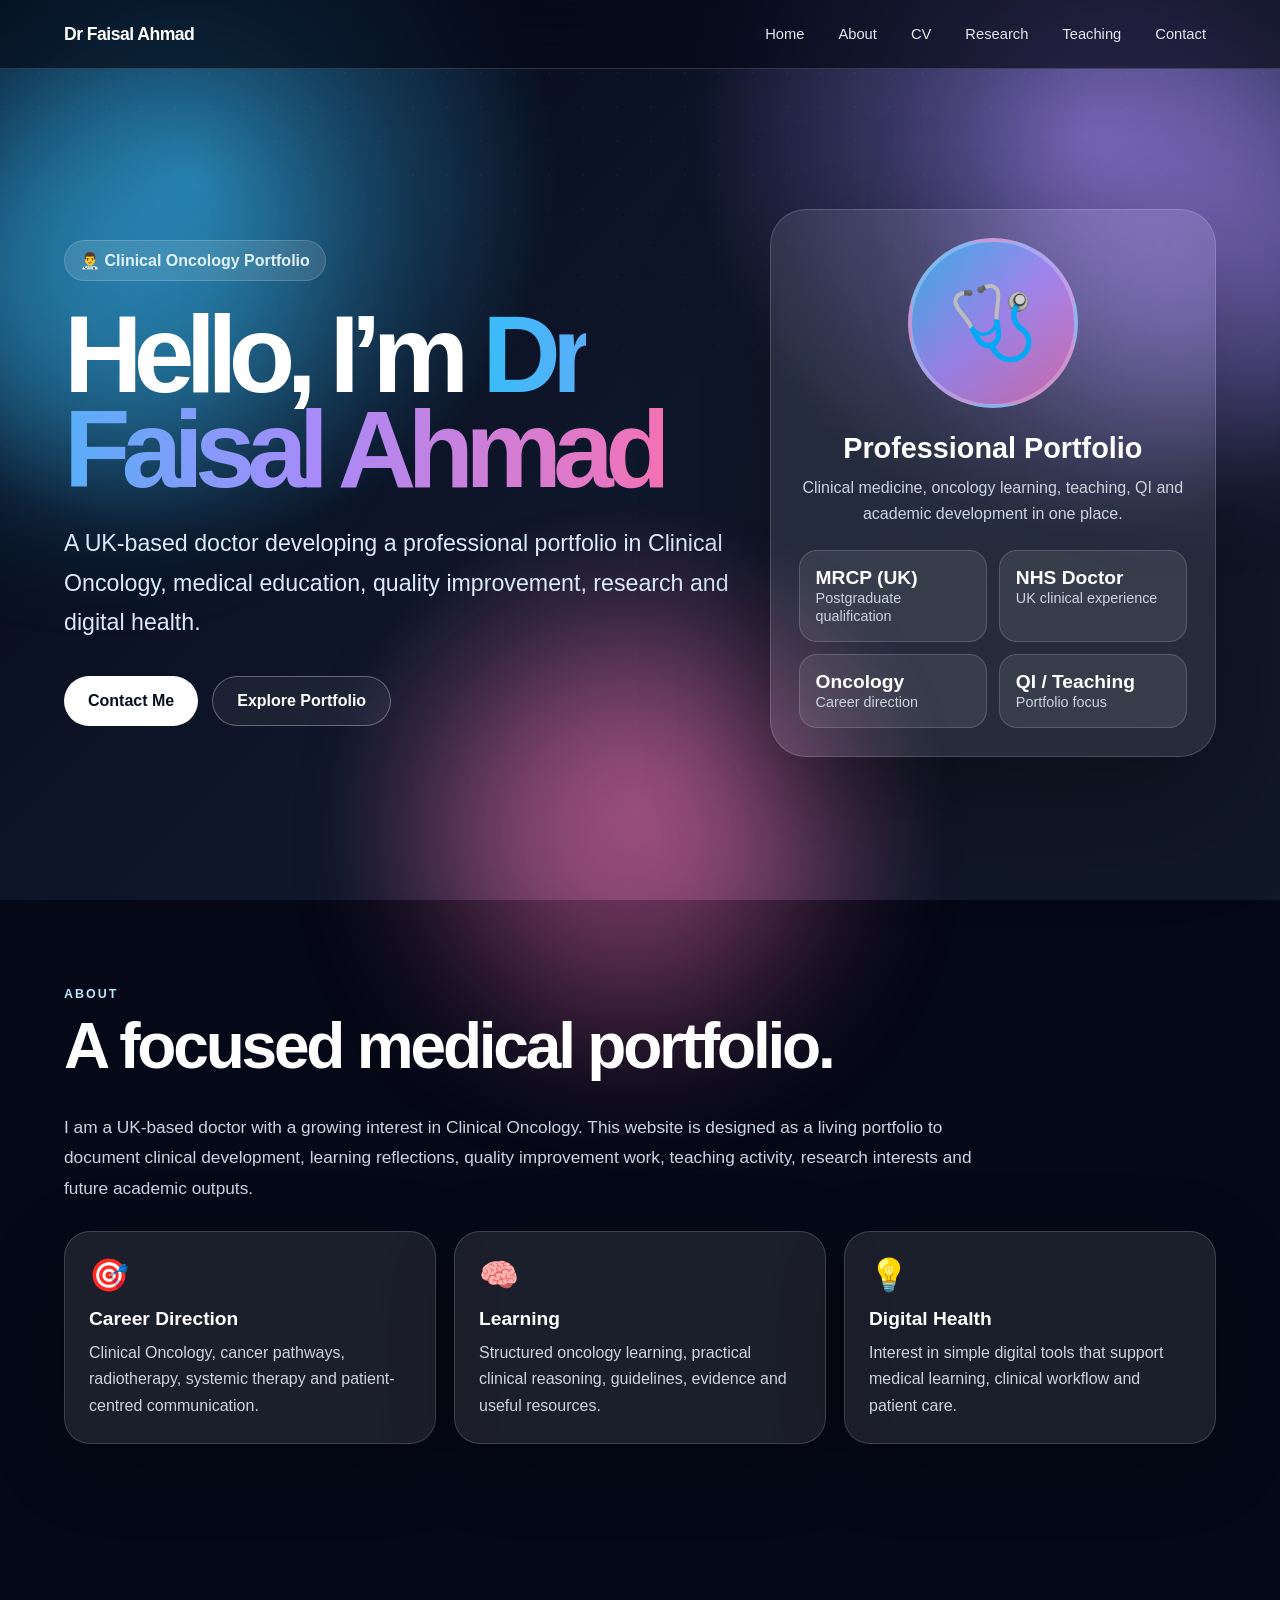
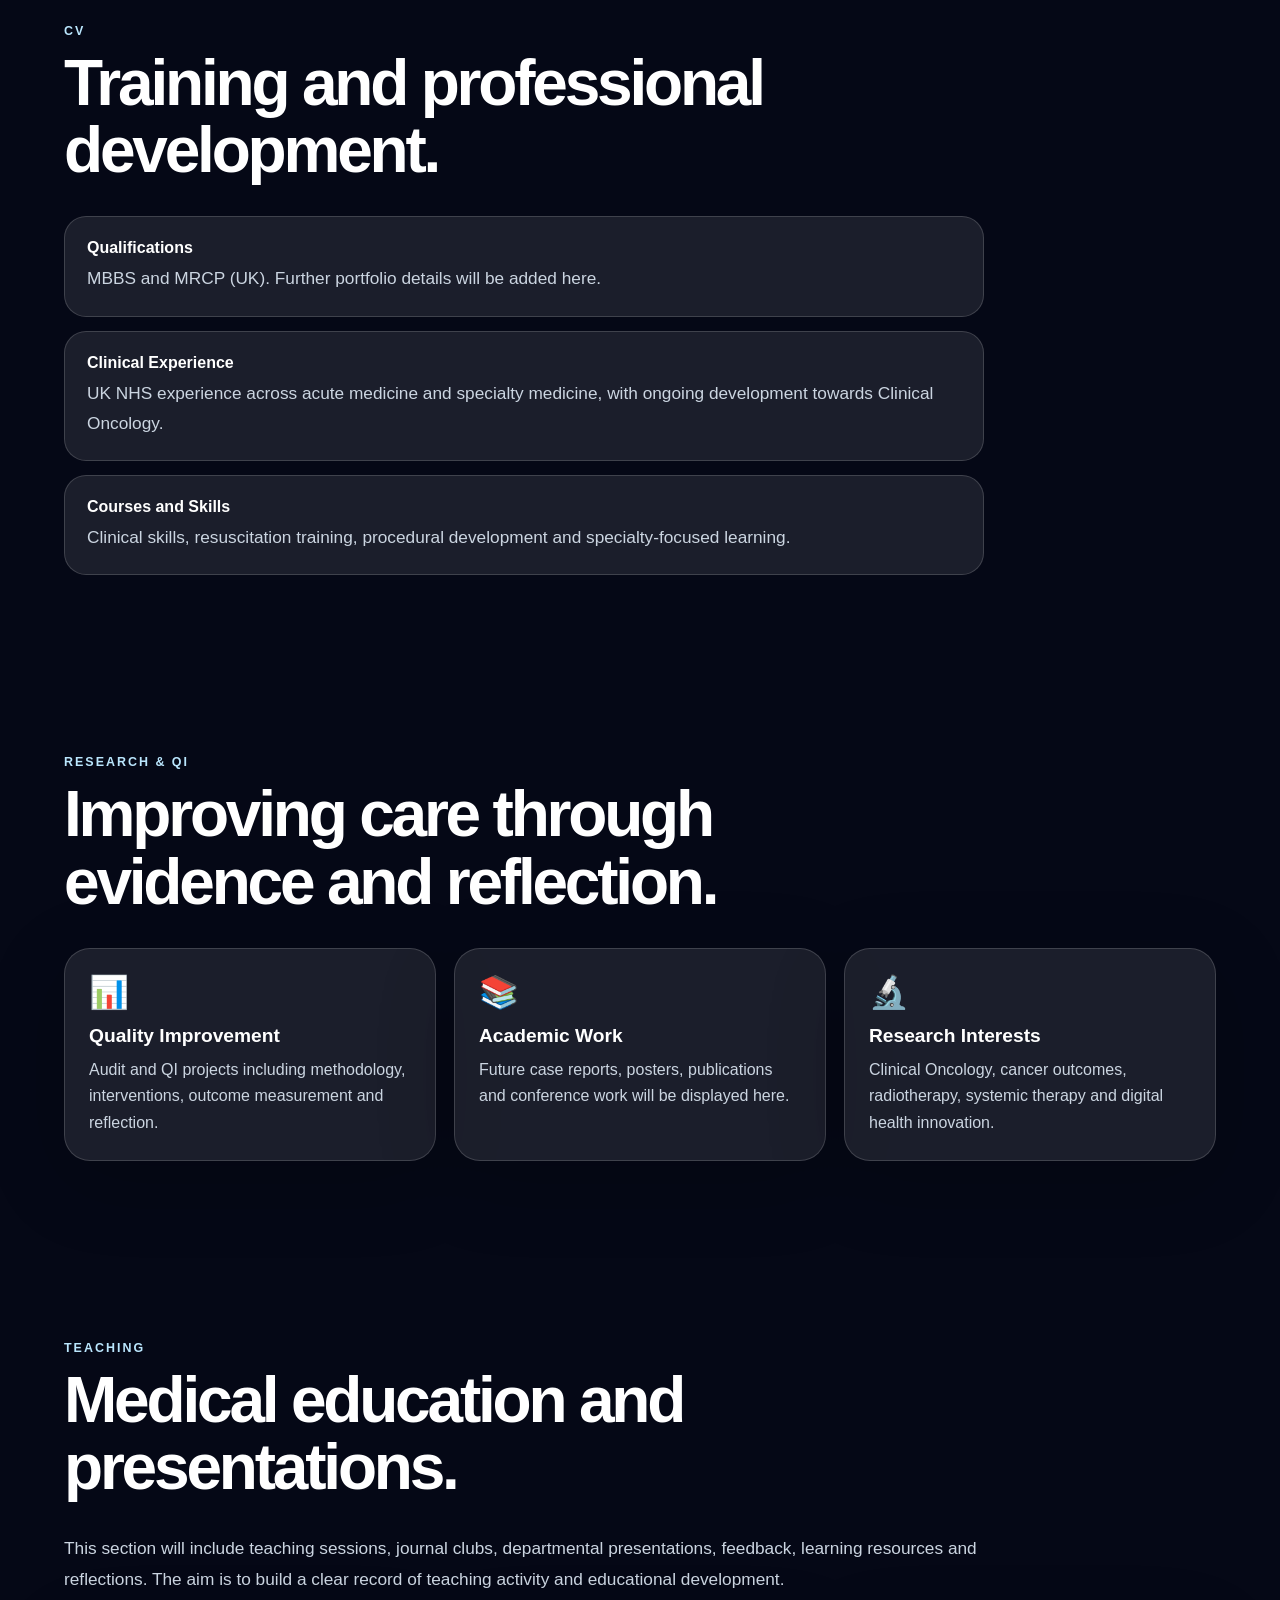
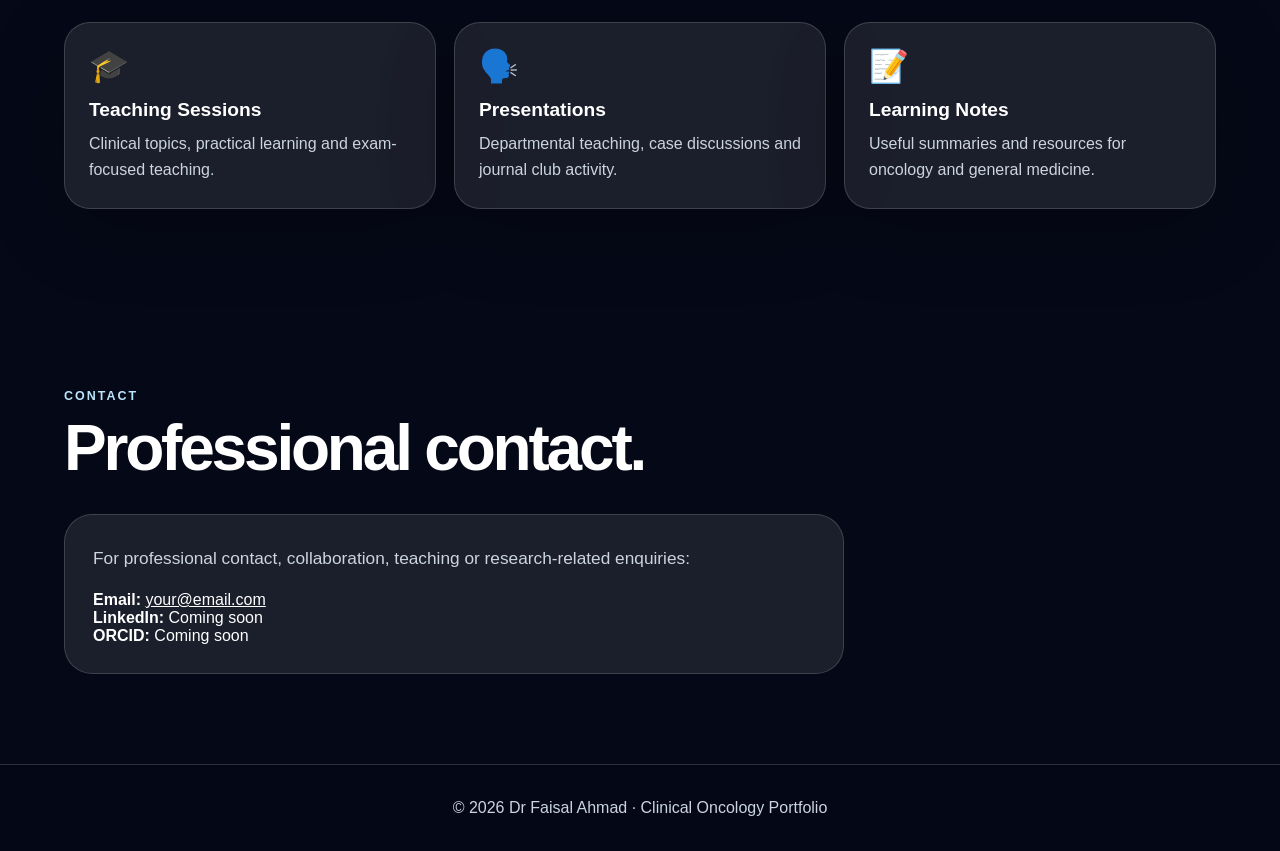
<file: index.html>
<!DOCTYPE html>
<html lang="en">
<head>
<meta charset="UTF-8">
<meta name="viewport" content="width=device-width, initial-scale=1.0">
<title>Dr Faisal Ahmad | Clinical Oncology Portfolio</title>
<meta name="description" content="Professional portfolio of Dr Faisal Ahmad - Clinical Oncology, teaching, quality improvement and research.">

<style>
:root{
  --bg:#050816;
  --panel:rgba(255,255,255,.09);
  --panel2:rgba(255,255,255,.14);
  --text:#ffffff;
  --muted:#cbd5e1;
  --blue:#38bdf8;
  --purple:#a78bfa;
  --pink:#f472b6;
  --green:#34d399;
  --border:rgba(255,255,255,.16);
}
*{margin:0;padding:0;box-sizing:border-box}
html{scroll-behavior:smooth}
body{
  font-family:Inter,Arial,sans-serif;
  background:var(--bg);
  color:var(--text);
  overflow-x:hidden;
}
body:before{
  content:"";
  position:fixed;
  inset:0;
  z-index:-3;
  background:
    radial-gradient(circle at 15% 20%,rgba(56,189,248,.55),transparent 28%),
    radial-gradient(circle at 85% 15%,rgba(167,139,250,.55),transparent 30%),
    radial-gradient(circle at 50% 90%,rgba(244,114,182,.30),transparent 30%),
    linear-gradient(135deg,#020617,#0f172a,#111827);
}
body:after{
  content:"";
  position:fixed;
  inset:-80px;
  z-index:-2;
  background:
    radial-gradient(circle,rgba(255,255,255,.14) 1px,transparent 1px);
  background-size:34px 34px;
  mask-image:linear-gradient(to bottom,rgba(0,0,0,.28),transparent 75%);
}
.glow{
  position:fixed;
  width:360px;height:360px;border-radius:50%;
  filter:blur(80px);
  opacity:.45;
  z-index:-1;
  animation:float 12s ease-in-out infinite alternate;
}
.g1{background:var(--blue);left:-80px;top:120px}
.g2{background:var(--purple);right:-100px;top:60px;animation-delay:2s}
.g3{background:var(--pink);left:35%;bottom:-120px;animation-delay:4s}
@keyframes float{from{transform:translateY(0) scale(1)}to{transform:translateY(60px) scale(1.12)}}

header{
  position:sticky;
  top:0;
  z-index:20;
  display:flex;
  justify-content:space-between;
  align-items:center;
  gap:18px;
  padding:18px clamp(18px,5vw,72px);
  background:rgba(5,8,22,.66);
  backdrop-filter:blur(18px);
  border-bottom:1px solid var(--border);
}
.logo{
  color:white;
  text-decoration:none;
  font-weight:900;
  letter-spacing:-.03em;
  font-size:1.1rem;
}
nav{display:flex;gap:14px;flex-wrap:wrap}
nav a{
  color:#e5e7eb;
  text-decoration:none;
  font-size:.92rem;
  padding:8px 10px;
  border-radius:999px;
}
nav a:hover{background:rgba(255,255,255,.1);color:white}

section{padding:90px clamp(18px,5vw,72px)}
.hero{
  min-height:92vh;
  display:grid;
  grid-template-columns:1.2fr .8fr;
  align-items:center;
  gap:36px;
}
.badge{
  display:inline-flex;
  gap:8px;
  align-items:center;
  padding:10px 15px;
  border-radius:999px;
  background:rgba(255,255,255,.12);
  border:1px solid var(--border);
  color:#e0f2fe;
  font-weight:800;
  margin-bottom:26px;
}
h1{
  font-size:clamp(3.2rem,8.5vw,7.4rem);
  line-height:.88;
  letter-spacing:-.08em;
  margin-bottom:26px;
}
.gradient{
  background:linear-gradient(90deg,var(--blue),var(--purple),var(--pink));
  -webkit-background-clip:text;
  background-clip:text;
  color:transparent;
}
.lead{
  max-width:780px;
  font-size:clamp(1.1rem,2.3vw,1.45rem);
  line-height:1.7;
  color:#dbeafe;
}
.actions{display:flex;gap:14px;flex-wrap:wrap;margin-top:34px}
.button{
  display:inline-flex;
  align-items:center;
  justify-content:center;
  text-decoration:none;
  padding:15px 24px;
  border-radius:999px;
  font-weight:900;
}
.primary{background:white;color:#06111f}
.secondary{color:white;border:1px solid rgba(255,255,255,.32);background:rgba(255,255,255,.06)}

.profile{
  background:var(--panel);
  border:1px solid var(--border);
  border-radius:36px;
  padding:28px;
  box-shadow:0 40px 120px rgba(0,0,0,.4);
}
.avatar{
  width:170px;height:170px;border-radius:50%;
  margin:0 auto 24px;
  display:flex;align-items:center;justify-content:center;
  font-size:4.5rem;
  background:linear-gradient(135deg,rgba(56,189,248,.85),rgba(167,139,250,.85),rgba(244,114,182,.75));
  border:4px solid rgba(255,255,255,.25);
}
.profile h2{text-align:center;font-size:1.8rem;margin-bottom:10px}
.profile p{text-align:center;color:var(--muted);line-height:1.6}
.stats{
  display:grid;
  grid-template-columns:repeat(2,1fr);
  gap:12px;
  margin-top:24px;
}
.stat{
  padding:16px;
  border-radius:18px;
  background:rgba(255,255,255,.08);
  border:1px solid var(--border);
}
.stat strong{display:block;font-size:1.2rem}
.stat span{color:var(--muted);font-size:.9rem}

.heading{max-width:850px;margin-bottom:32px}
.kicker{color:#bae6fd;font-weight:900;text-transform:uppercase;letter-spacing:.16em;font-size:.78rem;margin-bottom:12px}
h2.section-title{font-size:clamp(2.1rem,5vw,4rem);letter-spacing:-.05em;line-height:1.05}
.text{color:var(--muted);font-size:1.08rem;line-height:1.75;max-width:930px}
.grid{
  display:grid;
  grid-template-columns:repeat(3,1fr);
  gap:18px;
  margin-top:28px;
}
.card{
  background:var(--panel);
  border:1px solid var(--border);
  border-radius:26px;
  padding:24px;
  box-shadow:0 20px 80px rgba(0,0,0,.2);
}
.card .icon{font-size:2rem;margin-bottom:14px}
.card h3{font-size:1.2rem;margin-bottom:10px}
.card p,.card li{color:var(--muted);line-height:1.65}
.card ul{padding-left:18px;margin-top:10px}
.timeline{
  display:grid;
  gap:14px;
  margin-top:28px;
  max-width:920px;
}
.item{
  padding:22px;
  background:var(--panel);
  border:1px solid var(--border);
  border-radius:22px;
}
.item strong{display:block;margin-bottom:6px}
.contact-box{
  max-width:780px;
  background:var(--panel);
  border:1px solid var(--border);
  border-radius:28px;
  padding:28px;
}
.contact-box a{color:white}
footer{
  padding:34px 18px;
  text-align:center;
  color:#cbd5e1;
  border-top:1px solid var(--border);
  background:rgba(5,8,22,.55);
}
@media(max-width:850px){
  header{align-items:flex-start;flex-direction:column}
  nav{gap:6px}
  nav a{font-size:.84rem;padding:7px 8px}
  .hero{grid-template-columns:1fr;min-height:auto;padding-top:60px}
  .grid{grid-template-columns:1fr}
  .stats{grid-template-columns:1fr}
  section{padding-top:70px;padding-bottom:70px}
}
</style>
</head>

<body>
<div class="glow g1"></div>
<div class="glow g2"></div>
<div class="glow g3"></div>

<header>
  <a class="logo" href="#home">Dr Faisal Ahmad</a>
  <nav>
    <a href="#home">Home</a>
    <a href="#about">About</a>
    <a href="#cv">CV</a>
    <a href="#research">Research</a>
    <a href="#teaching">Teaching</a>
    <a href="#contact">Contact</a>
  </nav>
</header>

<section id="home" class="hero">
  <div>
    <div class="badge">👨‍⚕️ Clinical Oncology Portfolio</div>
    <h1>Hello, I’m <span class="gradient">Dr Faisal Ahmad</span></h1>
    <p class="lead">A UK-based doctor developing a professional portfolio in Clinical Oncology, medical education, quality improvement, research and digital health.</p>
    <div class="actions">
      <a class="button primary" href="#contact">Contact Me</a>
      <a class="button secondary" href="#about">Explore Portfolio</a>
    </div>
  </div>

  <aside class="profile">
    <div class="avatar">🩺</div>
    <h2>Professional Portfolio</h2>
    <p>Clinical medicine, oncology learning, teaching, QI and academic development in one place.</p>
    <div class="stats">
      <div class="stat"><strong>MRCP (UK)</strong><span>Postgraduate qualification</span></div>
      <div class="stat"><strong>NHS Doctor</strong><span>UK clinical experience</span></div>
      <div class="stat"><strong>Oncology</strong><span>Career direction</span></div>
      <div class="stat"><strong>QI / Teaching</strong><span>Portfolio focus</span></div>
    </div>
  </aside>
</section>

<section id="about">
  <div class="heading">
    <div class="kicker">About</div>
    <h2 class="section-title">A focused medical portfolio.</h2>
  </div>
  <p class="text">I am a UK-based doctor with a growing interest in Clinical Oncology. This website is designed as a living portfolio to document clinical development, learning reflections, quality improvement work, teaching activity, research interests and future academic outputs.</p>

  <div class="grid">
    <div class="card"><div class="icon">🎯</div><h3>Career Direction</h3><p>Clinical Oncology, cancer pathways, radiotherapy, systemic therapy and patient-centred communication.</p></div>
    <div class="card"><div class="icon">🧠</div><h3>Learning</h3><p>Structured oncology learning, practical clinical reasoning, guidelines, evidence and useful resources.</p></div>
    <div class="card"><div class="icon">💡</div><h3>Digital Health</h3><p>Interest in simple digital tools that support medical learning, clinical workflow and patient care.</p></div>
  </div>
</section>

<section id="cv">
  <div class="heading">
    <div class="kicker">CV</div>
    <h2 class="section-title">Training and professional development.</h2>
  </div>
  <div class="timeline">
    <div class="item"><strong>Qualifications</strong><p class="text">MBBS and MRCP (UK). Further portfolio details will be added here.</p></div>
    <div class="item"><strong>Clinical Experience</strong><p class="text">UK NHS experience across acute medicine and specialty medicine, with ongoing development towards Clinical Oncology.</p></div>
    <div class="item"><strong>Courses and Skills</strong><p class="text">Clinical skills, resuscitation training, procedural development and specialty-focused learning.</p></div>
  </div>
</section>

<section id="research">
  <div class="heading">
    <div class="kicker">Research & QI</div>
    <h2 class="section-title">Improving care through evidence and reflection.</h2>
  </div>
  <div class="grid">
    <div class="card"><div class="icon">📊</div><h3>Quality Improvement</h3><p>Audit and QI projects including methodology, interventions, outcome measurement and reflection.</p></div>
    <div class="card"><div class="icon">📚</div><h3>Academic Work</h3><p>Future case reports, posters, publications and conference work will be displayed here.</p></div>
    <div class="card"><div class="icon">🔬</div><h3>Research Interests</h3><p>Clinical Oncology, cancer outcomes, radiotherapy, systemic therapy and digital health innovation.</p></div>
  </div>
</section>

<section id="teaching">
  <div class="heading">
    <div class="kicker">Teaching</div>
    <h2 class="section-title">Medical education and presentations.</h2>
  </div>
  <p class="text">This section will include teaching sessions, journal clubs, departmental presentations, feedback, learning resources and reflections. The aim is to build a clear record of teaching activity and educational development.</p>
  <div class="grid">
    <div class="card"><div class="icon">🎓</div><h3>Teaching Sessions</h3><p>Clinical topics, practical learning and exam-focused teaching.</p></div>
    <div class="card"><div class="icon">🗣️</div><h3>Presentations</h3><p>Departmental teaching, case discussions and journal club activity.</p></div>
    <div class="card"><div class="icon">📝</div><h3>Learning Notes</h3><p>Useful summaries and resources for oncology and general medicine.</p></div>
  </div>
</section>

<section id="contact">
  <div class="heading">
    <div class="kicker">Contact</div>
    <h2 class="section-title">Professional contact.</h2>
  </div>
  <div class="contact-box">
    <p class="text">For professional contact, collaboration, teaching or research-related enquiries:</p>
    <br>
    <p><strong>Email:</strong> <a href="mailto:your@email.com">your@email.com</a></p>
    <p><strong>LinkedIn:</strong> Coming soon</p>
    <p><strong>ORCID:</strong> Coming soon</p>
  </div>
</section>

<footer>
  © 2026 Dr Faisal Ahmad · Clinical Oncology Portfolio
</footer>

</body>
</html>
</file>
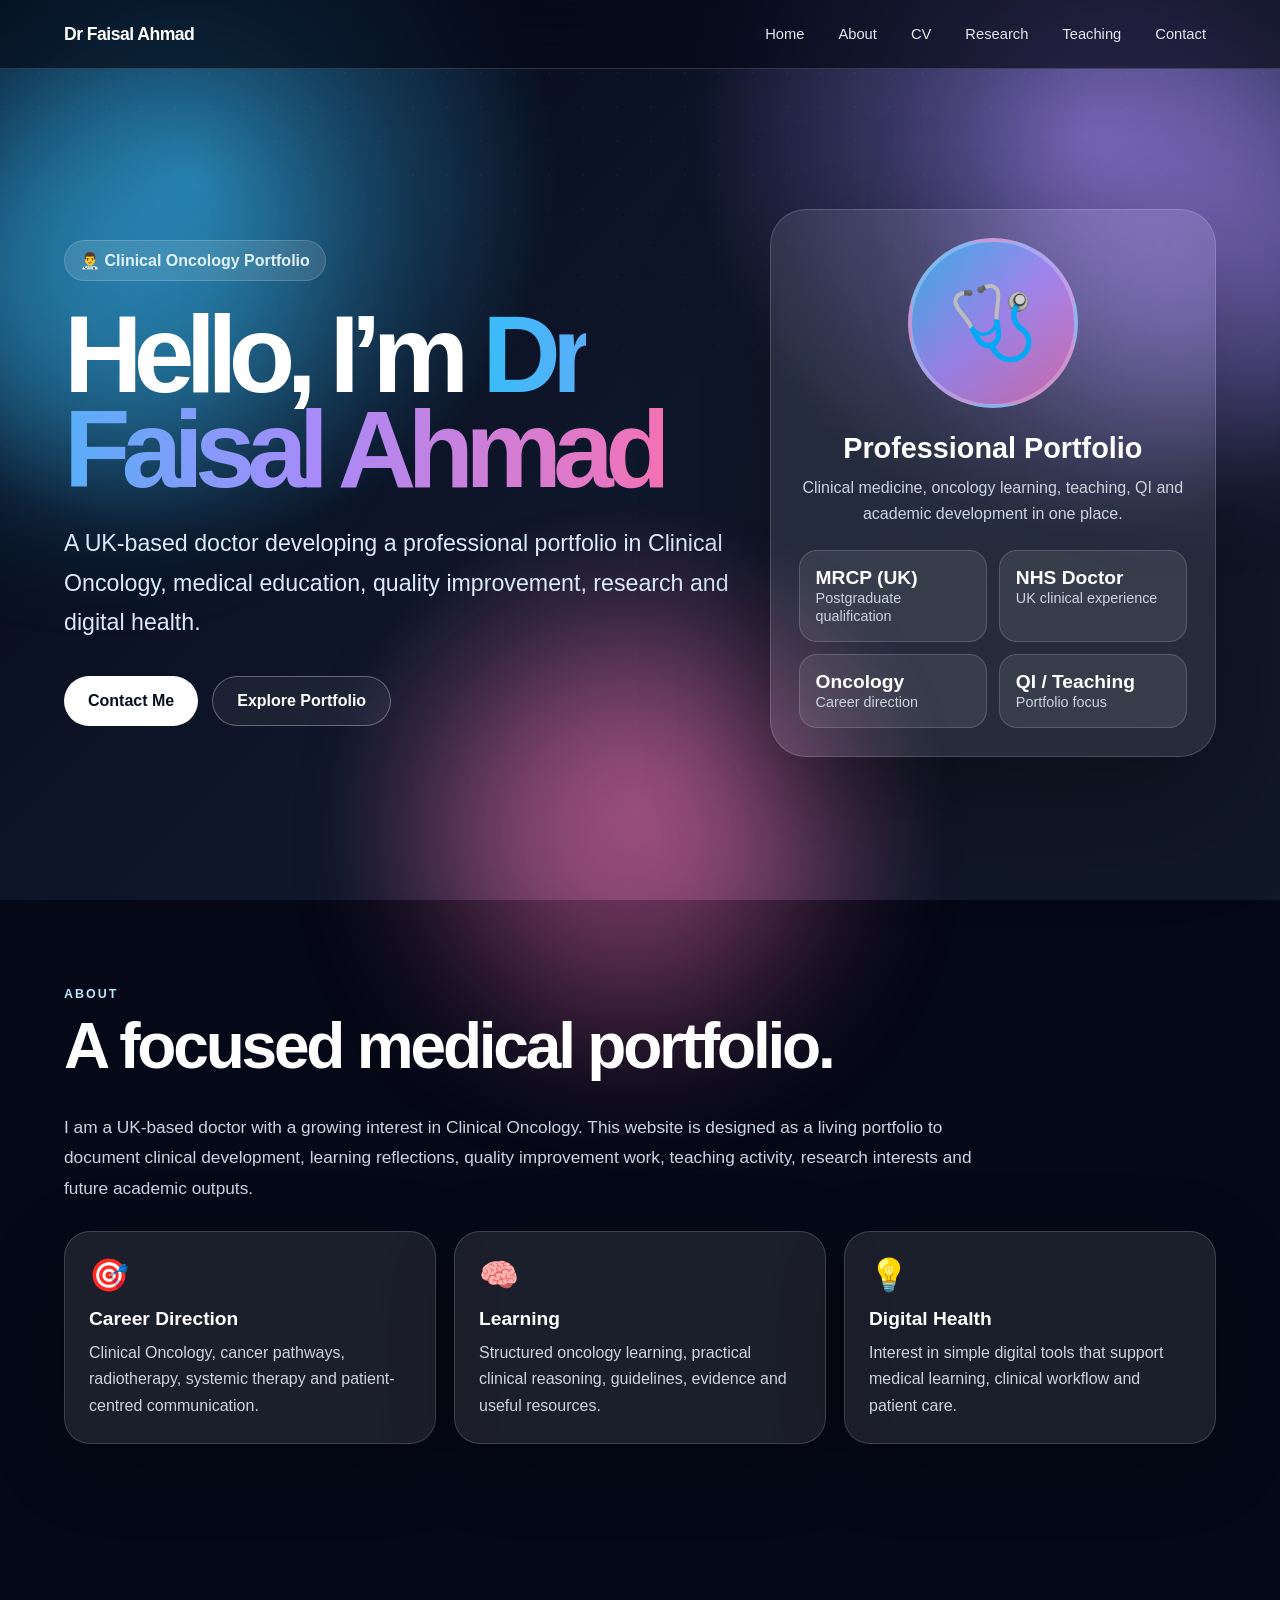
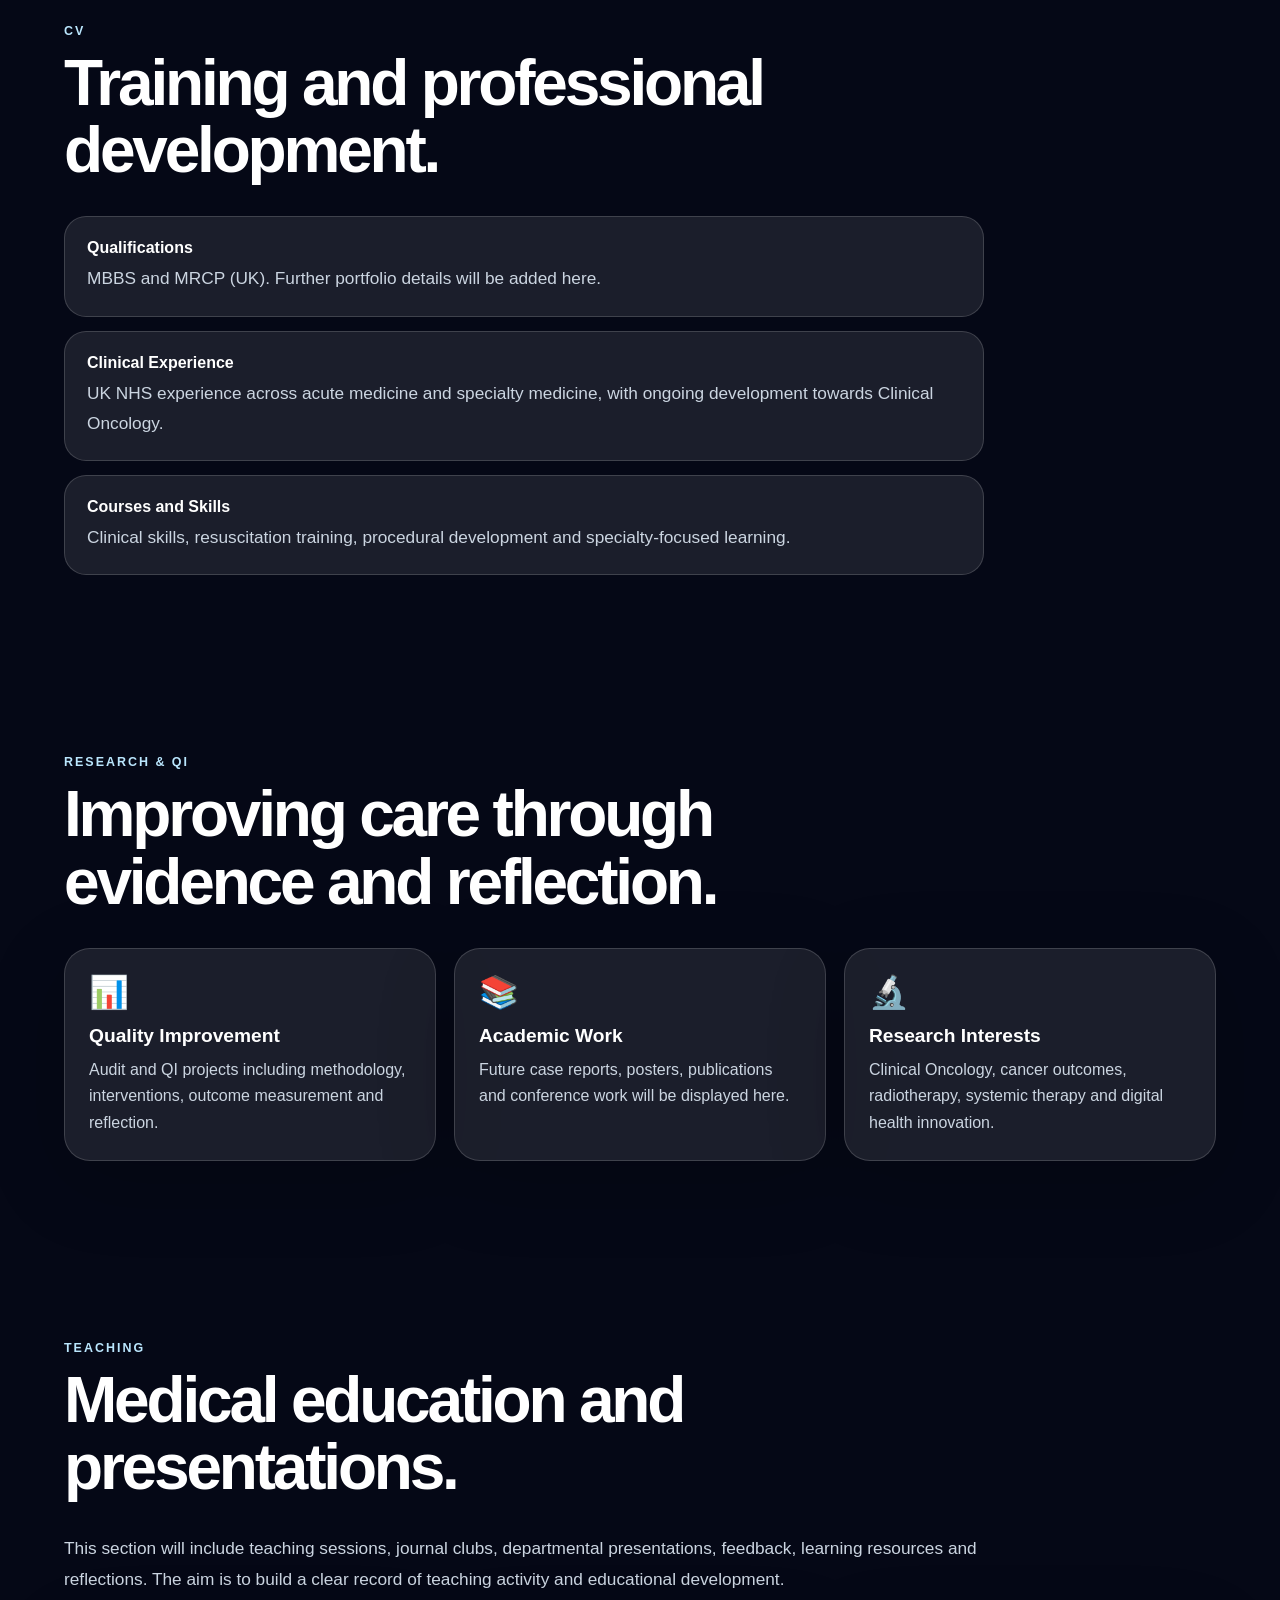
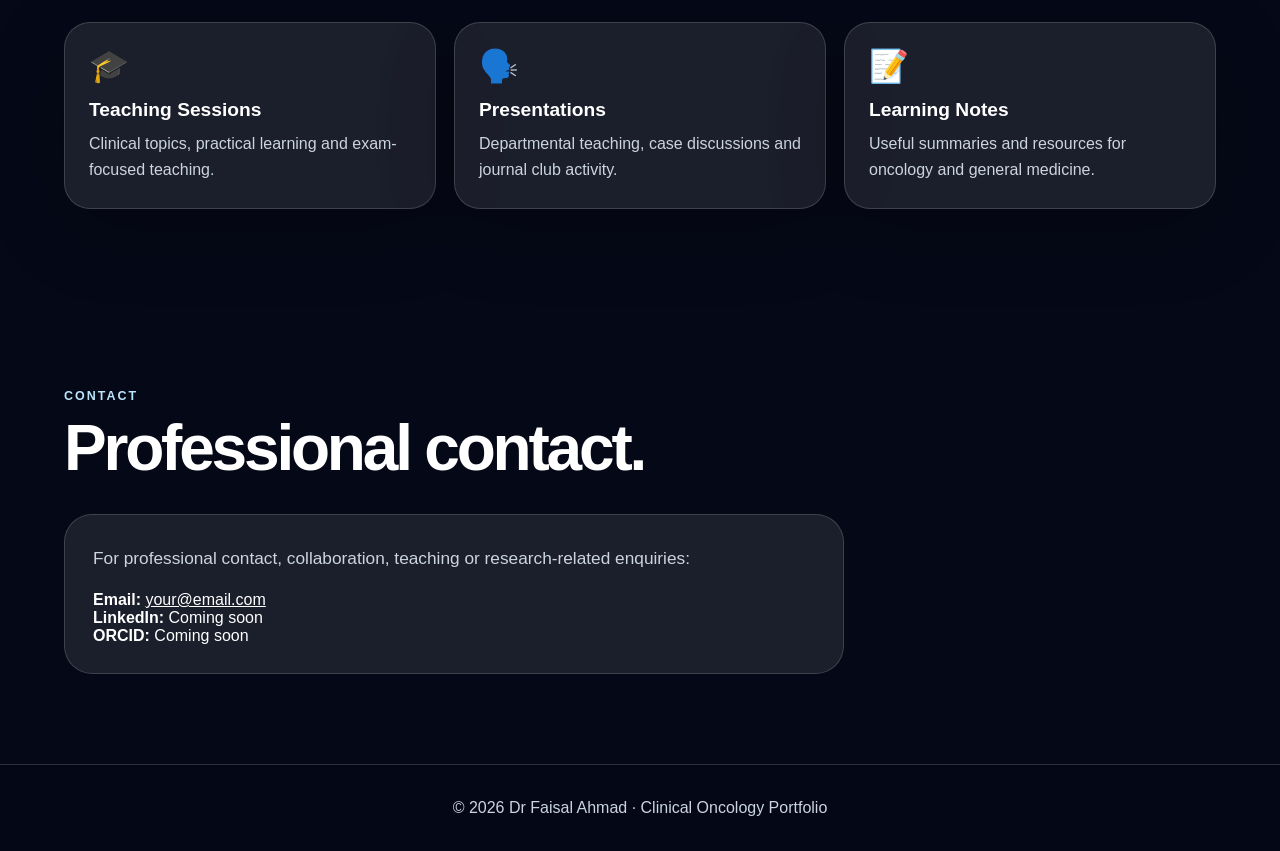
<file: index_premium.html>
<!DOCTYPE html>
<html lang="en">
<head>
<meta charset="UTF-8">
<meta name="viewport" content="width=device-width, initial-scale=1.0">
<title>Dr Faisal Ahmad | Clinical Oncology Portfolio</title>
<meta name="description" content="Professional portfolio of Dr Faisal Ahmad - Clinical Oncology, teaching, quality improvement and research.">

<style>
:root{
  --bg:#050816;
  --panel:rgba(255,255,255,.09);
  --panel2:rgba(255,255,255,.14);
  --text:#ffffff;
  --muted:#cbd5e1;
  --blue:#38bdf8;
  --purple:#a78bfa;
  --pink:#f472b6;
  --green:#34d399;
  --border:rgba(255,255,255,.16);
}
*{margin:0;padding:0;box-sizing:border-box}
html{scroll-behavior:smooth}
body{
  font-family:Inter,Arial,sans-serif;
  background:var(--bg);
  color:var(--text);
  overflow-x:hidden;
}
body:before{
  content:"";
  position:fixed;
  inset:0;
  z-index:-3;
  background:
    radial-gradient(circle at 15% 20%,rgba(56,189,248,.55),transparent 28%),
    radial-gradient(circle at 85% 15%,rgba(167,139,250,.55),transparent 30%),
    radial-gradient(circle at 50% 90%,rgba(244,114,182,.30),transparent 30%),
    linear-gradient(135deg,#020617,#0f172a,#111827);
}
body:after{
  content:"";
  position:fixed;
  inset:-80px;
  z-index:-2;
  background:
    radial-gradient(circle,rgba(255,255,255,.14) 1px,transparent 1px);
  background-size:34px 34px;
  mask-image:linear-gradient(to bottom,rgba(0,0,0,.28),transparent 75%);
}
.glow{
  position:fixed;
  width:360px;height:360px;border-radius:50%;
  filter:blur(80px);
  opacity:.45;
  z-index:-1;
  animation:float 12s ease-in-out infinite alternate;
}
.g1{background:var(--blue);left:-80px;top:120px}
.g2{background:var(--purple);right:-100px;top:60px;animation-delay:2s}
.g3{background:var(--pink);left:35%;bottom:-120px;animation-delay:4s}
@keyframes float{from{transform:translateY(0) scale(1)}to{transform:translateY(60px) scale(1.12)}}

header{
  position:sticky;
  top:0;
  z-index:20;
  display:flex;
  justify-content:space-between;
  align-items:center;
  gap:18px;
  padding:18px clamp(18px,5vw,72px);
  background:rgba(5,8,22,.66);
  backdrop-filter:blur(18px);
  border-bottom:1px solid var(--border);
}
.logo{
  color:white;
  text-decoration:none;
  font-weight:900;
  letter-spacing:-.03em;
  font-size:1.1rem;
}
nav{display:flex;gap:14px;flex-wrap:wrap}
nav a{
  color:#e5e7eb;
  text-decoration:none;
  font-size:.92rem;
  padding:8px 10px;
  border-radius:999px;
}
nav a:hover{background:rgba(255,255,255,.1);color:white}

section{padding:90px clamp(18px,5vw,72px)}
.hero{
  min-height:92vh;
  display:grid;
  grid-template-columns:1.2fr .8fr;
  align-items:center;
  gap:36px;
}
.badge{
  display:inline-flex;
  gap:8px;
  align-items:center;
  padding:10px 15px;
  border-radius:999px;
  background:rgba(255,255,255,.12);
  border:1px solid var(--border);
  color:#e0f2fe;
  font-weight:800;
  margin-bottom:26px;
}
h1{
  font-size:clamp(3.2rem,8.5vw,7.4rem);
  line-height:.88;
  letter-spacing:-.08em;
  margin-bottom:26px;
}
.gradient{
  background:linear-gradient(90deg,var(--blue),var(--purple),var(--pink));
  -webkit-background-clip:text;
  background-clip:text;
  color:transparent;
}
.lead{
  max-width:780px;
  font-size:clamp(1.1rem,2.3vw,1.45rem);
  line-height:1.7;
  color:#dbeafe;
}
.actions{display:flex;gap:14px;flex-wrap:wrap;margin-top:34px}
.button{
  display:inline-flex;
  align-items:center;
  justify-content:center;
  text-decoration:none;
  padding:15px 24px;
  border-radius:999px;
  font-weight:900;
}
.primary{background:white;color:#06111f}
.secondary{color:white;border:1px solid rgba(255,255,255,.32);background:rgba(255,255,255,.06)}

.profile{
  background:var(--panel);
  border:1px solid var(--border);
  border-radius:36px;
  padding:28px;
  box-shadow:0 40px 120px rgba(0,0,0,.4);
}
.avatar{
  width:170px;height:170px;border-radius:50%;
  margin:0 auto 24px;
  display:flex;align-items:center;justify-content:center;
  font-size:4.5rem;
  background:linear-gradient(135deg,rgba(56,189,248,.85),rgba(167,139,250,.85),rgba(244,114,182,.75));
  border:4px solid rgba(255,255,255,.25);
}
.profile h2{text-align:center;font-size:1.8rem;margin-bottom:10px}
.profile p{text-align:center;color:var(--muted);line-height:1.6}
.stats{
  display:grid;
  grid-template-columns:repeat(2,1fr);
  gap:12px;
  margin-top:24px;
}
.stat{
  padding:16px;
  border-radius:18px;
  background:rgba(255,255,255,.08);
  border:1px solid var(--border);
}
.stat strong{display:block;font-size:1.2rem}
.stat span{color:var(--muted);font-size:.9rem}

.heading{max-width:850px;margin-bottom:32px}
.kicker{color:#bae6fd;font-weight:900;text-transform:uppercase;letter-spacing:.16em;font-size:.78rem;margin-bottom:12px}
h2.section-title{font-size:clamp(2.1rem,5vw,4rem);letter-spacing:-.05em;line-height:1.05}
.text{color:var(--muted);font-size:1.08rem;line-height:1.75;max-width:930px}
.grid{
  display:grid;
  grid-template-columns:repeat(3,1fr);
  gap:18px;
  margin-top:28px;
}
.card{
  background:var(--panel);
  border:1px solid var(--border);
  border-radius:26px;
  padding:24px;
  box-shadow:0 20px 80px rgba(0,0,0,.2);
}
.card .icon{font-size:2rem;margin-bottom:14px}
.card h3{font-size:1.2rem;margin-bottom:10px}
.card p,.card li{color:var(--muted);line-height:1.65}
.card ul{padding-left:18px;margin-top:10px}
.timeline{
  display:grid;
  gap:14px;
  margin-top:28px;
  max-width:920px;
}
.item{
  padding:22px;
  background:var(--panel);
  border:1px solid var(--border);
  border-radius:22px;
}
.item strong{display:block;margin-bottom:6px}
.contact-box{
  max-width:780px;
  background:var(--panel);
  border:1px solid var(--border);
  border-radius:28px;
  padding:28px;
}
.contact-box a{color:white}
footer{
  padding:34px 18px;
  text-align:center;
  color:#cbd5e1;
  border-top:1px solid var(--border);
  background:rgba(5,8,22,.55);
}
@media(max-width:850px){
  header{align-items:flex-start;flex-direction:column}
  nav{gap:6px}
  nav a{font-size:.84rem;padding:7px 8px}
  .hero{grid-template-columns:1fr;min-height:auto;padding-top:60px}
  .grid{grid-template-columns:1fr}
  .stats{grid-template-columns:1fr}
  section{padding-top:70px;padding-bottom:70px}
}
</style>
</head>

<body>
<div class="glow g1"></div>
<div class="glow g2"></div>
<div class="glow g3"></div>

<header>
  <a class="logo" href="#home">Dr Faisal Ahmad</a>
  <nav>
    <a href="#home">Home</a>
    <a href="#about">About</a>
    <a href="#cv">CV</a>
    <a href="#research">Research</a>
    <a href="#teaching">Teaching</a>
    <a href="#contact">Contact</a>
  </nav>
</header>

<section id="home" class="hero">
  <div>
    <div class="badge">👨‍⚕️ Clinical Oncology Portfolio</div>
    <h1>Hello, I’m <span class="gradient">Dr Faisal Ahmad</span></h1>
    <p class="lead">A UK-based doctor developing a professional portfolio in Clinical Oncology, medical education, quality improvement, research and digital health.</p>
    <div class="actions">
      <a class="button primary" href="#contact">Contact Me</a>
      <a class="button secondary" href="#about">Explore Portfolio</a>
    </div>
  </div>

  <aside class="profile">
    <div class="avatar">🩺</div>
    <h2>Professional Portfolio</h2>
    <p>Clinical medicine, oncology learning, teaching, QI and academic development in one place.</p>
    <div class="stats">
      <div class="stat"><strong>MRCP (UK)</strong><span>Postgraduate qualification</span></div>
      <div class="stat"><strong>NHS Doctor</strong><span>UK clinical experience</span></div>
      <div class="stat"><strong>Oncology</strong><span>Career direction</span></div>
      <div class="stat"><strong>QI / Teaching</strong><span>Portfolio focus</span></div>
    </div>
  </aside>
</section>

<section id="about">
  <div class="heading">
    <div class="kicker">About</div>
    <h2 class="section-title">A focused medical portfolio.</h2>
  </div>
  <p class="text">I am a UK-based doctor with a growing interest in Clinical Oncology. This website is designed as a living portfolio to document clinical development, learning reflections, quality improvement work, teaching activity, research interests and future academic outputs.</p>

  <div class="grid">
    <div class="card"><div class="icon">🎯</div><h3>Career Direction</h3><p>Clinical Oncology, cancer pathways, radiotherapy, systemic therapy and patient-centred communication.</p></div>
    <div class="card"><div class="icon">🧠</div><h3>Learning</h3><p>Structured oncology learning, practical clinical reasoning, guidelines, evidence and useful resources.</p></div>
    <div class="card"><div class="icon">💡</div><h3>Digital Health</h3><p>Interest in simple digital tools that support medical learning, clinical workflow and patient care.</p></div>
  </div>
</section>

<section id="cv">
  <div class="heading">
    <div class="kicker">CV</div>
    <h2 class="section-title">Training and professional development.</h2>
  </div>
  <div class="timeline">
    <div class="item"><strong>Qualifications</strong><p class="text">MBBS and MRCP (UK). Further portfolio details will be added here.</p></div>
    <div class="item"><strong>Clinical Experience</strong><p class="text">UK NHS experience across acute medicine and specialty medicine, with ongoing development towards Clinical Oncology.</p></div>
    <div class="item"><strong>Courses and Skills</strong><p class="text">Clinical skills, resuscitation training, procedural development and specialty-focused learning.</p></div>
  </div>
</section>

<section id="research">
  <div class="heading">
    <div class="kicker">Research & QI</div>
    <h2 class="section-title">Improving care through evidence and reflection.</h2>
  </div>
  <div class="grid">
    <div class="card"><div class="icon">📊</div><h3>Quality Improvement</h3><p>Audit and QI projects including methodology, interventions, outcome measurement and reflection.</p></div>
    <div class="card"><div class="icon">📚</div><h3>Academic Work</h3><p>Future case reports, posters, publications and conference work will be displayed here.</p></div>
    <div class="card"><div class="icon">🔬</div><h3>Research Interests</h3><p>Clinical Oncology, cancer outcomes, radiotherapy, systemic therapy and digital health innovation.</p></div>
  </div>
</section>

<section id="teaching">
  <div class="heading">
    <div class="kicker">Teaching</div>
    <h2 class="section-title">Medical education and presentations.</h2>
  </div>
  <p class="text">This section will include teaching sessions, journal clubs, departmental presentations, feedback, learning resources and reflections. The aim is to build a clear record of teaching activity and educational development.</p>
  <div class="grid">
    <div class="card"><div class="icon">🎓</div><h3>Teaching Sessions</h3><p>Clinical topics, practical learning and exam-focused teaching.</p></div>
    <div class="card"><div class="icon">🗣️</div><h3>Presentations</h3><p>Departmental teaching, case discussions and journal club activity.</p></div>
    <div class="card"><div class="icon">📝</div><h3>Learning Notes</h3><p>Useful summaries and resources for oncology and general medicine.</p></div>
  </div>
</section>

<section id="contact">
  <div class="heading">
    <div class="kicker">Contact</div>
    <h2 class="section-title">Professional contact.</h2>
  </div>
  <div class="contact-box">
    <p class="text">For professional contact, collaboration, teaching or research-related enquiries:</p>
    <br>
    <p><strong>Email:</strong> <a href="mailto:your@email.com">your@email.com</a></p>
    <p><strong>LinkedIn:</strong> Coming soon</p>
    <p><strong>ORCID:</strong> Coming soon</p>
  </div>
</section>

<footer>
  © 2026 Dr Faisal Ahmad · Clinical Oncology Portfolio
</footer>

</body>
</html>
</file>
